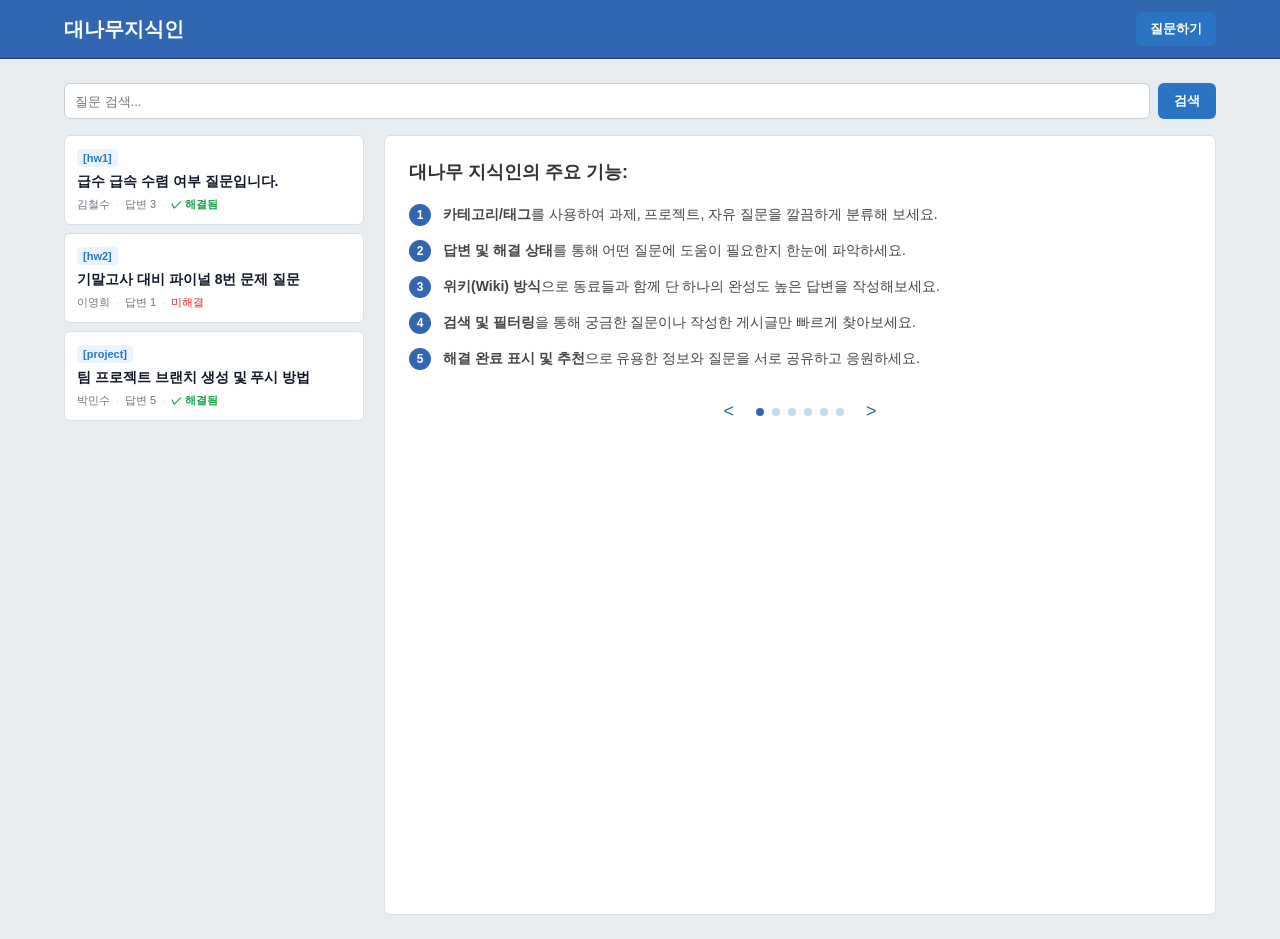
<file: index.html>
<!DOCTYPE html>
<html lang="ko">
<head>
    <meta charset="UTF-8">
    <meta name="viewport" content="width=device-width, initial-scale=1.0">

    <title>Piazza-lite</title>

    <link rel="stylesheet" href="styles.css">
</head>

<body>

    <header class="header">
        <div class="header-inner">
            <h1 class="logo">대나무지식인</h1>

            <button id="askButton" class="ask-button">
                질문하기
            </button>
        </div>
    </header>


    <main class="container">

        <!-- 검색 및 새 게시물 영역 -->
        <section class="search-and-new-post">
            <form id="searchForm" class="search-form">
                <input
                    type="text"
                    id="searchInput"
                    class="search-input"
                    placeholder="질문 검색..."
                    autocomplete="off"
                >

                <button type="submit" class="search-button">
                    검색
                </button>
            </form>
        </section>


        <!-- 질문 목록 피드 및 상세 내용 -->
        <section class="piazza-content">
            
            <div id="postFeed" class="post-feed">
                <!-- JavaScript가 질문 카드를 여기에 넣습니다. -->
            </div>

            <div id="postDetail" class="post-detail">
                <div class="initial-message">
                    <h3>대나무 지식인의 주요 기능:</h3>
                    <ul>
                        <li>
                            <span class="step-icon">1</span>
                            <span><b>카테고리/태그</b>를 사용하여 과제, 프로젝트, 자유 질문을 깔끔하게 분류해 보세요.</span>
                        </li>
                        <li>
                            <span class="step-icon">2</span>
                            <span><b>답변 및 해결 상태</b>를 통해 어떤 질문에 도움이 필요한지 한눈에 파악하세요.</span>
                        </li>
                        <li>
                            <span class="step-icon">3</span>
                            <span><b>위키(Wiki) 방식</b>으로 동료들과 함께 단 하나의 완성도 높은 답변을 작성해보세요.</span>
                        </li>
                        <li>
                            <span class="step-icon">4</span>
                            <span><b>검색 및 필터링</b>을 통해 궁금한 질문이나 작성한 게시글만 빠르게 찾아보세요.</span>
                        </li>
                        <li>
                            <span class="step-icon">5</span>
                            <span><b>해결 완료 표시 및 추천</b>으로 유용한 정보와 질문을 서로 공유하고 응원하세요.</span>
                        </li>
                    </ul>
                    <div class="pagination">
                        <button class="arrow-button">&lt;</button>
                        <div class="dots">
                            <span class="dot active"></span>
                            <span class="dot"></span>
                            <span class="dot"></span>
                            <span class="dot"></span>
                            <span class="dot"></span>
                            <span class="dot"></span>
                        </div>
                        <button class="arrow-button">&gt;</button>
                    </div>
                </div>
            </div>

        </section>

    </main>


    <script src="home.js"></script>

</body>
</html>
</file>
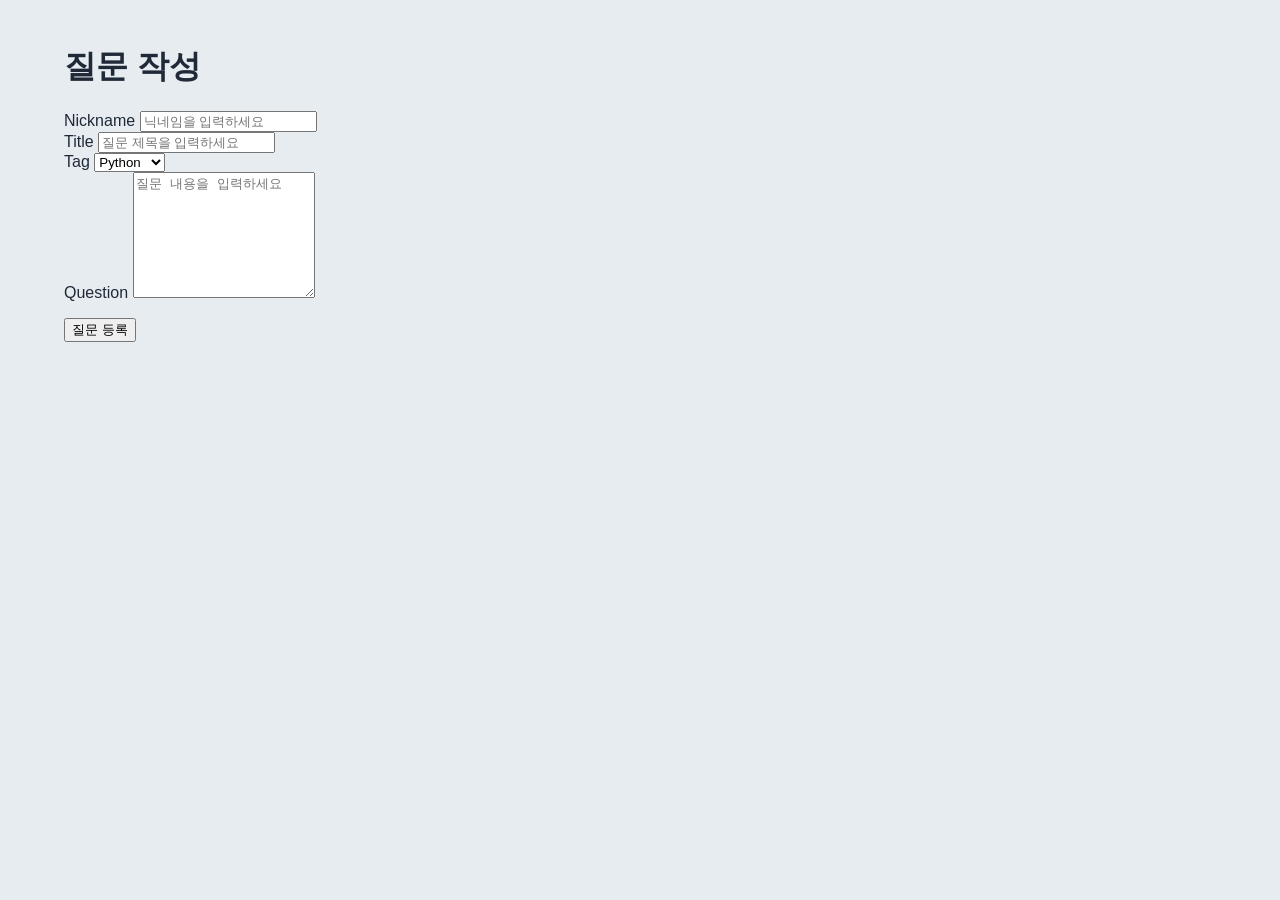
<file: ask.html>
<!DOCTYPE html>
<html lang="ko">

<head>
    <meta charset="UTF-8">
    <meta name="viewport" content="width=device-width, initial-scale=1.0">

    <title>질문 작성 | Piazza-lite</title>

    <link rel="stylesheet" href="styles.css">
</head>

<body>

    <main class="container">

        <div class="card">

            <h1>질문 작성</h1>

            <form id="questionForm">

                <!-- Nickname -->
                <div class="form-group">
                    <label for="nickname">Nickname</label>

                    <input type="text" id="nickname" name="nickname" placeholder="닉네임을 입력하세요">
                </div>


                <!-- Title -->
                <div class="form-group">
                    <label for="title">Title</label>

                    <input type="text" id="title" name="title" placeholder="질문 제목을 입력하세요">
                </div>


                <!-- Tag -->
                <div class="form-group">
                    <label for="tag">Tag</label>

                    <select id="tag" name="tag">

                        <option value="Python">Python</option>
                        <option value="Arduino">Arduino</option>
                        <option value="Network">Network</option>
                        <option value="PLC">PLC</option>
                        <option value="FastAPI">FastAPI</option>
                        <option value="Docker">Docker</option>
                        <option value="Other">Other</option>

                    </select>
                </div>


                <!-- Question -->
                <div class="form-group">
                    <label for="body">Question</label>

                    <textarea id="body" name="body" rows="8" placeholder="질문 내용을 입력하세요"></textarea>
                </div>


                <!-- Error Message -->
                <p id="message"></p>


                <button type="submit" class="btn">
                    질문 등록
                </button>

            </form>

        </div>

    </main>


    <script src="ask.js"></script>

</body>

</html>
</file>
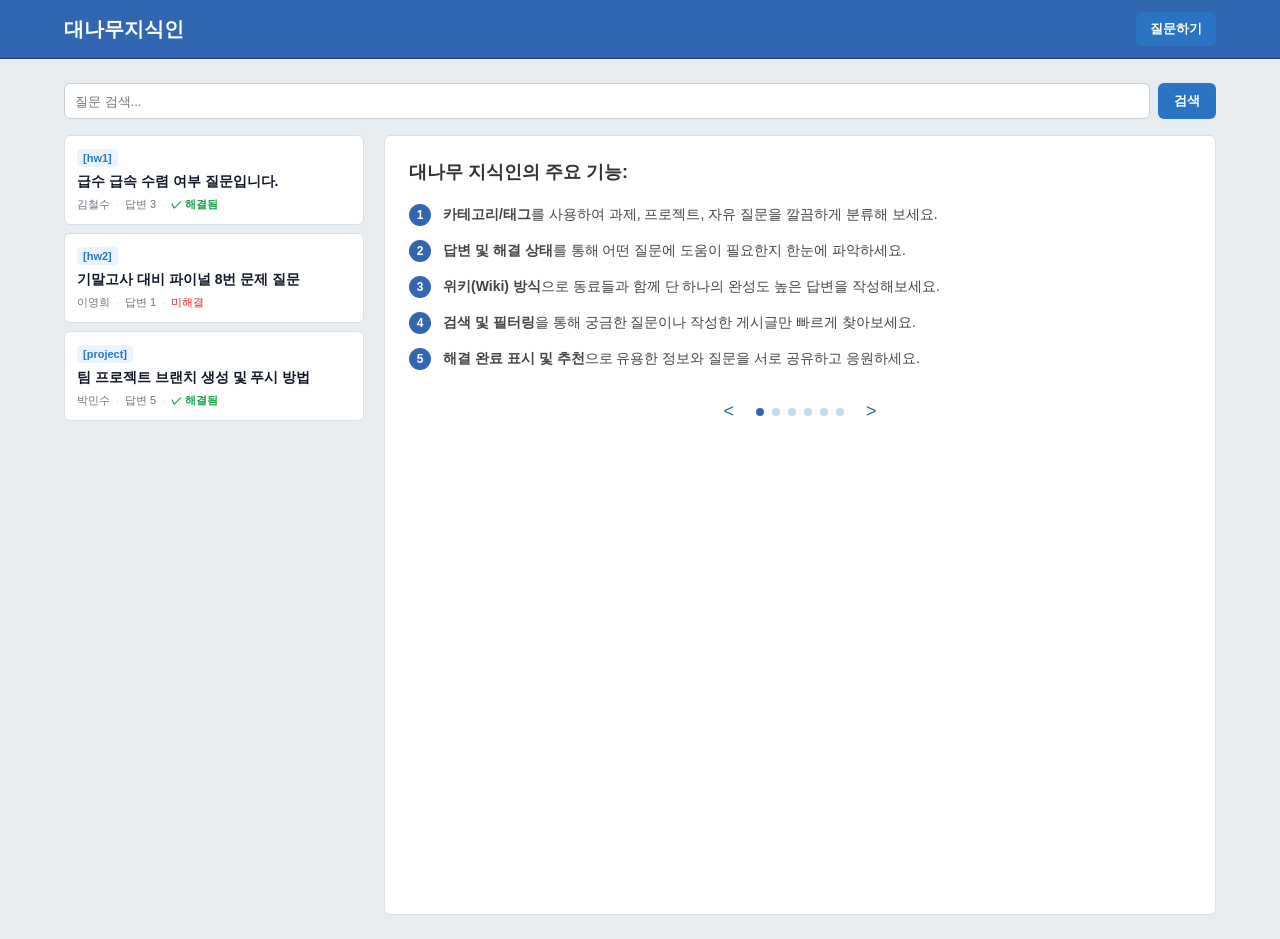
<file: frontend/ask.html>
<!DOCTYPE html>
<html lang="ko">
<head>
    <meta charset="UTF-8">
    <title>Bamboo-Stack | 리다이렉트 중...</title>
    <meta http-equiv="refresh" content="0; url=/?compose=question">
    <script>
        window.location.replace("/?compose=question");
    </script>
</head>
<body>
    <p>질문 작성 페이지로 이동 중입니다... <a href="/?compose=question">여기를 클릭하세요</a></p>
</body>
</html>
</file>
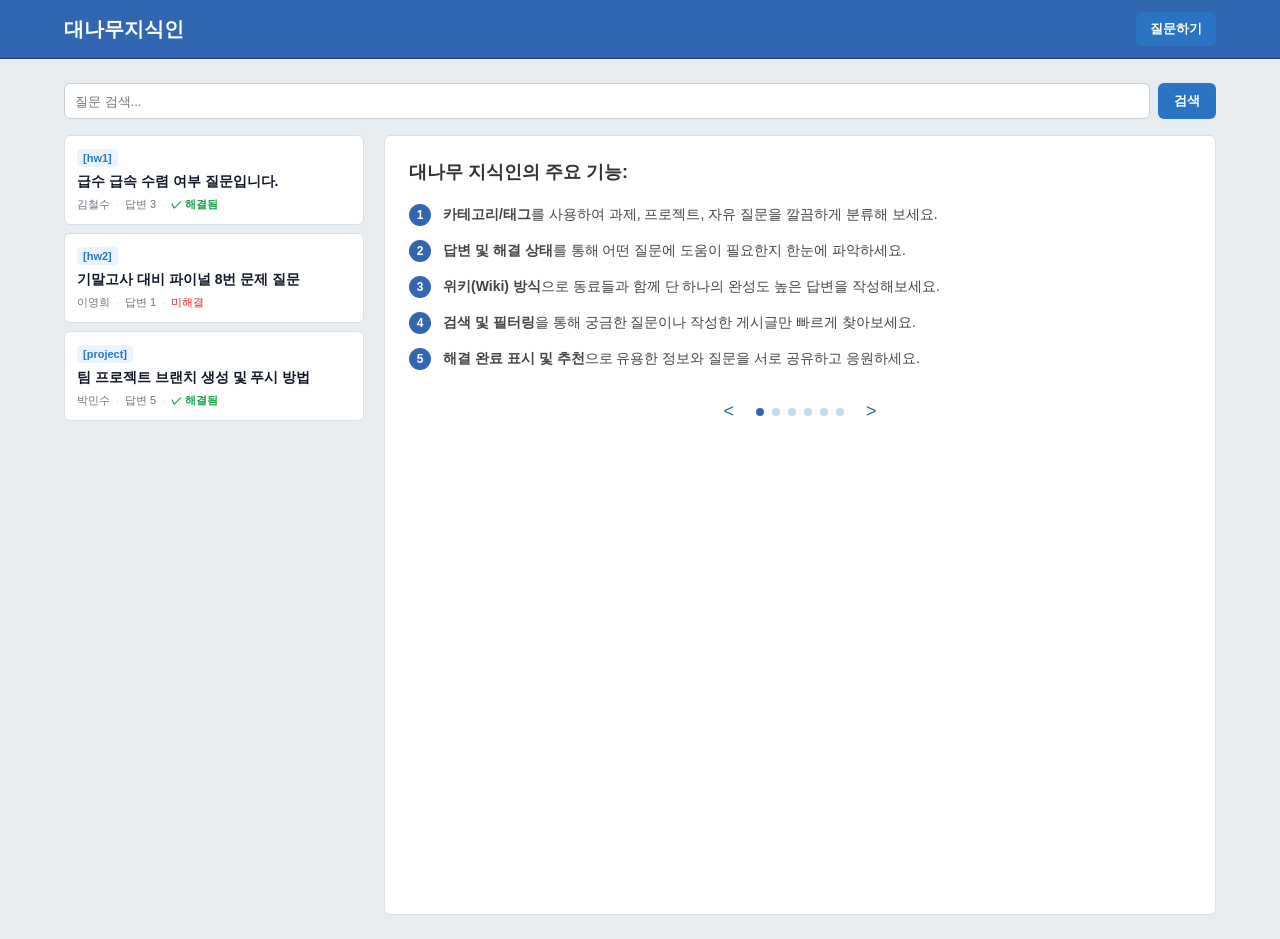
<file: frontend/question.html>
<!DOCTYPE html>
<html lang="ko">
<head>
    <meta charset="UTF-8">
    <title>Bamboo-Stack | 리다이렉트 중...</title>
    <script>
        const params = new URLSearchParams(window.location.search);
        const id = params.get("id");
        if (id) {
            window.location.replace(`/?post=${encodeURIComponent(id)}`);
        } else {
            window.location.replace("/");
        }
    </script>
</head>
<body>
    <p>질문 상세 페이지로 이동 중입니다... <a href="/">여기를 클릭하세요</a></p>
</body>
</html>
</file>
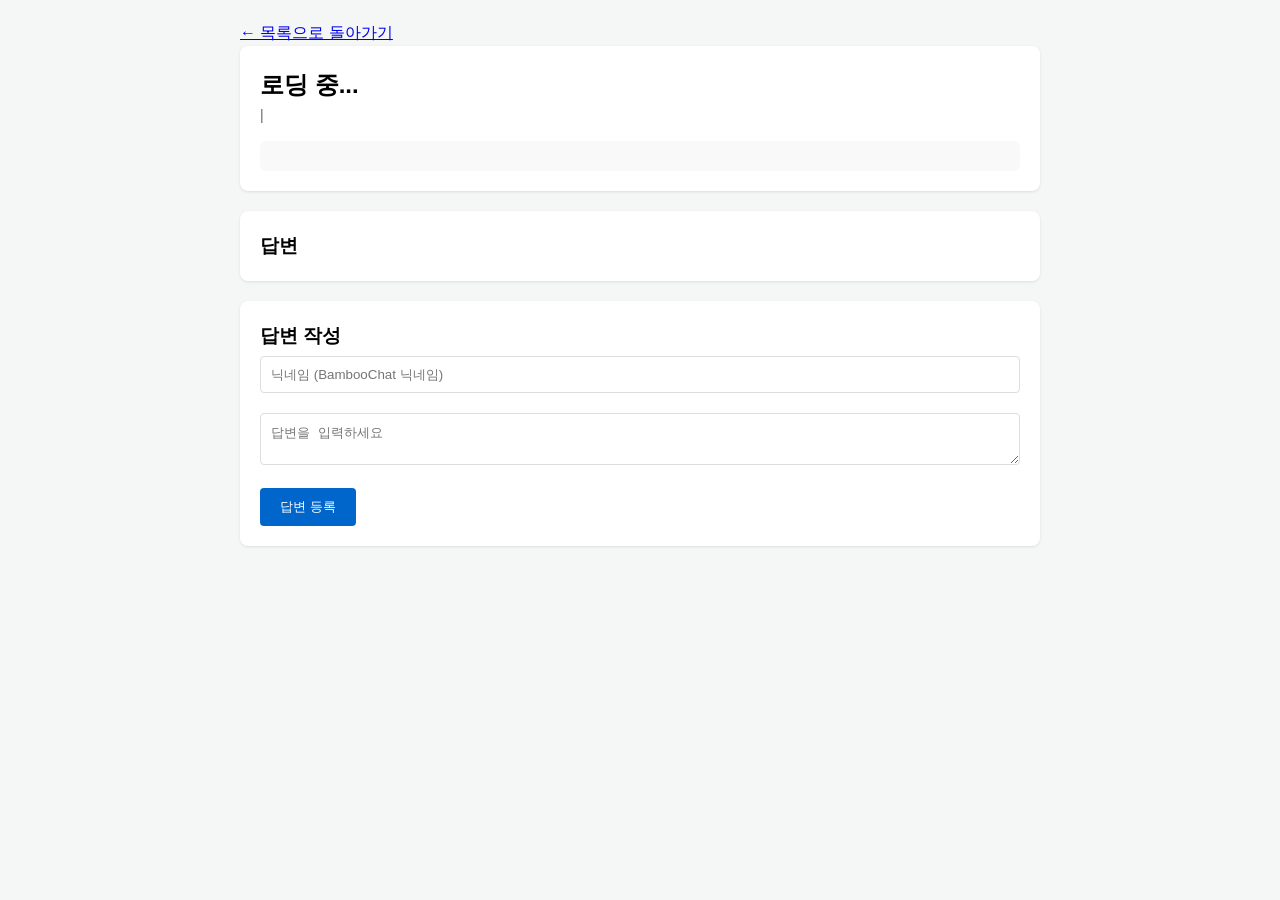
<file: piazza-lite/question.html>
<!DOCTYPE html>
<html lang="ko">
<head>
    <meta charset="UTF-8">
    <title>Piazza-Lite | 질문 상세</title>
    <link rel="stylesheet" href="css/common.css">
    <link rel="stylesheet" href="css/question.css">
</head>
<body>
    <div class="container">
        <header>
            <a href="index.html">← 목록으로 돌아가기</a>
        </header>

        <main id="question-container">
            <!-- 질문 상세 정보 -->
            <section id="question-detail">
                <h2 id="question-title">로딩 중...</h2>
                <div class="meta-info">
                    <span id="question-author"></span> | <span id="question-tag"></span>
                </div>
                <div id="question-body"></div>
            </section>

            <!-- 답변 목록 -->
            <section id="answers-section">
                <h3>답변</h3>
                <div id="answer-list"></div>
            </section>

            <!-- 답변 작성 폼 -->
            <section id="answer-form-section">
                <h3>답변 작성</h3>
                <input type="text" id="author" class="input-field" placeholder="닉네임 (BambooChat 닉네임)">
                <textarea id="answer-body" class="input-field" placeholder="답변을 입력하세요"></textarea>
                <button id="submit-answer" class="btn btn-primary">답변 등록</button>
            </section>
        </main>
    </div>
    <script src="js/question.js"></script>
</body>
</html>
</file>
<file: styles.css>
/* =========================
   기본 설정
========================= */

* {
    box-sizing: border-box;
}

body {
    margin: 0;

    font-family:
        -apple-system,
        BlinkMacSystemFont,
        "Segoe UI",
        Roboto,
        "Noto Sans KR",
        sans-serif;

    background-color: #e6ecf0; /* Piazza 배경색 */
    color: #1f2937;
}


/* =========================
   Header
========================= */

.header {
    background-color: #3167b1; /* Piazza 메인 블루 */
    border-bottom: 1px solid #1c4575;
}

.header-inner {
    width: 100%;
    max-width: 1200px; /* 더 넓게 설정 */

    margin: 0 auto;
    padding: 12px 24px; /* 더 컴팩트하게 */

    display: flex;
    align-items: center;
    justify-content: space-between;
}

.logo {
    margin: 0;

    font-size: 20px; /* 약간 작게 */
    font-weight: 700;

    color: white; /* 로고 색상 흰색 */
}


/* =========================
   질문하기 버튼
========================= */

.ask-button {
    border: none;
    border-radius: 6px; /* 약간 덜 둥글게 */

    padding: 8px 14px; /* 더 컴팩트하게 */

    background-color: #2b74c4; /* 버튼 색상 */
    color: white;

    font-size: 13px; /* 작게 */
    font-weight: 600;

    cursor: pointer;
}

.ask-button:hover {
    background-color: #1a62ab;
}


/* =========================
   Main
========================= */

.container {
    width: 100%;
    max-width: 1200px;

    margin: 0 auto;
    padding: 24px; /* 여백 조정 */
}


/* =========================
   검색 및 새 게시물 영역
========================= */

.search-and-new-post {
    margin-bottom: 16px;
    display: flex;
    gap: 16px;
    align-items: center;
}

.search-form {
    flex: 1;
    display: flex;
    gap: 8px;
}

.search-input {
    flex: 1;

    height: 36px; /* 더 작게 */

    padding: 0 10px;

    border: 1px solid #c8cfd6;
    border-radius: 6px;

    background-color: white;

    font-size: 13px; /* 작게 */

    outline: none;
}

.search-input:focus {
    border-color: #2b74c4;
}

.search-button {
    height: 36px;

    padding: 0 16px;

    border: none;
    border-radius: 6px;

    background-color: #2b74c4;
    color: white;

    font-size: 13px;
    font-weight: 600;

    cursor: pointer;
}

.search-button:hover {
    background-color: #1a62ab;
}


/* =========================
   질문 목록 피드 및 상세 내용
========================= */

.piazza-content {
    display: flex;
    gap: 20px;
}

/* =========================
   질문 피드
========================= */

.post-feed {
    width: 300px; /* 피드 영역 너비 고정 */
    display: flex;
    flex-direction: column;
    gap: 8px;
}

.post-card {
    padding: 12px;

    background-color: white;

    border: 1px solid #d9dfe4;
    border-radius: 6px;

    cursor: pointer;

    transition: border-color 0.15s ease;
}

.post-card:hover {
    border-color: #adbac7;
}

.post-card.active {
    border-color: #2b74c4; /* 선택된 카드 */
    background-color: #f6f8fa;
}


/* =========================
   태그
========================= */

.post-tag {
    display: inline-block;

    margin-bottom: 6px;
    padding: 3px 6px;

    border-radius: 4px;

    background-color: #eaf4ff;
    color: #2b74c4;

    font-size: 11px;
    font-weight: 600;
}


/* =========================
   질문 제목
========================= */

.post-title {
    margin: 0 0 6px;

    font-size: 14px; /* 작게 */
    font-weight: 600; /* 굵게 */

    color: #111827;
}


/* =========================
   질문 정보
========================= */

.post-meta {
    display: flex;
    align-items: center;

    gap: 6px;

    font-size: 11px;

    color: #6b7280;
}

.post-meta-separator {
    color: #d1d5db;
}


/* =========================
   해결 여부
========================= */

.solved {
    color: #16a34a;
    font-weight: 600;
}

.unsolved {
    color: #dc2626;
}


/* =========================
   상태 메시지
========================= */

.status-message {
    padding: 32px 16px;

    text-align: center;

    color: #6b7280;

    background-color: white;

    border: 1px solid #d9dfe4;
    border-radius: 6px;
}

.status-message.error {
    color: #dc2626;
}


/* =========================
   질문 상세 내용
========================= */

.post-detail {
    flex: 1; /* 남은 공간 차지 */
    background-color: white;
    border: 1px solid #d9dfe4;
    border-radius: 6px;
    padding: 24px;
    height: calc(100vh - 120px); /* 화면 높이에 맞춰 조정 */
    overflow-y: auto; /* 내용이 많으면 스크롤 */
}

/* 초기 메시지 스타일 */
.initial-message h3 {
    margin-top: 0;
    font-size: 18px;
    color: #333;
    font-weight: 600;
}

.initial-message ul {
    list-style: none;
    padding: 0;
    margin: 20px 0 30px;
}

.initial-message li {
    display: flex;
    align-items: flex-start; /* 아이콘과 텍스트 상단 정렬 */
    margin-bottom: 14px;
    font-size: 14px;
    line-height: 1.5; /* 줄간격 추가 */
    color: #444;
}

.step-icon {
    width: 22px;
    height: 22px;
    border-radius: 50%;
    background-color: #3167b1;
    color: white;
    display: flex;
    align-items: center;
    justify-content: center;
    font-weight: bold;
    margin-right: 12px;
    font-size: 12px;
    flex-shrink: 0; /* 아이콘 크기 고정 */
}

/* 페이지네이션 스타일 */
.pagination {
    display: flex;
    align-items: center;
    justify-content: center;
    gap: 16px;
}

.arrow-button {
    background: none;
    border: none;
    font-size: 18px;
    color: #3167b1;
    cursor: pointer;
}

.dots {
    display: flex;
    gap: 8px;
}

.dot {
    width: 8px;
    height: 8px;
    background-color: #c4d9f1;
    border-radius: 50%;
}

.dot.active {
    background-color: #3167b1;
}

/* 상세 내용 영역의 실제 내용 스타일 */
.post-detail h2 {
    font-size: 22px;
    margin-top: 0;
    color: #111827;
}

.post-detail .post-author {
    font-size: 13px;
    color: #6b7280;
    margin-bottom: 16px;
}

.post-detail .post-text {
    font-size: 15px;
    line-height: 1.6;
    color: #374151;
}

/* =========================
   반응형
========================= */

@media (max-width: 900px) {
    .piazza-content {
        flex-direction: column;
    }
    
    .post-feed {
        width: 100%;
        height: 200px; /* 높이 제한 */
        overflow-y: auto;
    }
    
    .post-detail {
        height: calc(100vh - 350px);
    }
}

@media (max-width: 600px) {

    .header-inner {
        padding: 10px 16px;
    }

    .container {
        padding: 16px;
    }

    .search-and-new-post {
        flex-direction: column;
        align-items: stretch;
    }

    .search-form {
        flex-direction: column;
    }

    .search-button {
        width: 100%;
    }

    .post-meta {
        flex-wrap: wrap;
    }
}
</file>
<file: piazza-lite/css/common.css>
* { box-sizing: border-box; margin: 0; padding: 0; }
body { font-family: sans-serif; line-height: 1.6; background-color: #f4f7f6; padding: 20px; }
.container { max-width: 800px; margin: 0 auto; }
.btn { padding: 10px 20px; border: none; border-radius: 4px; cursor: pointer; }
.btn-primary { background-color: #0066cc; color: white; }
.input-field { width: 100%; padding: 10px; margin: 5px 0 15px 0; border: 1px solid #ddd; border-radius: 4px; }
section { margin-bottom: 20px; padding: 20px; background: white; border-radius: 8px; box-shadow: 0 1px 3px rgba(0,0,0,0.1); }
</file>
<file: piazza-lite/css/question.css>
.meta-info { color: #666; font-size: 14px; margin-bottom: 15px; }
#question-body { padding: 15px; background-color: #f9f9f9; border-radius: 6px; }
.answer-item { padding: 15px; border-bottom: 1px solid #eee; }
.accepted-badge { background-color: #28a745; color: white; padding: 2px 6px; border-radius: 4px; font-size: 12px; }
</file>
